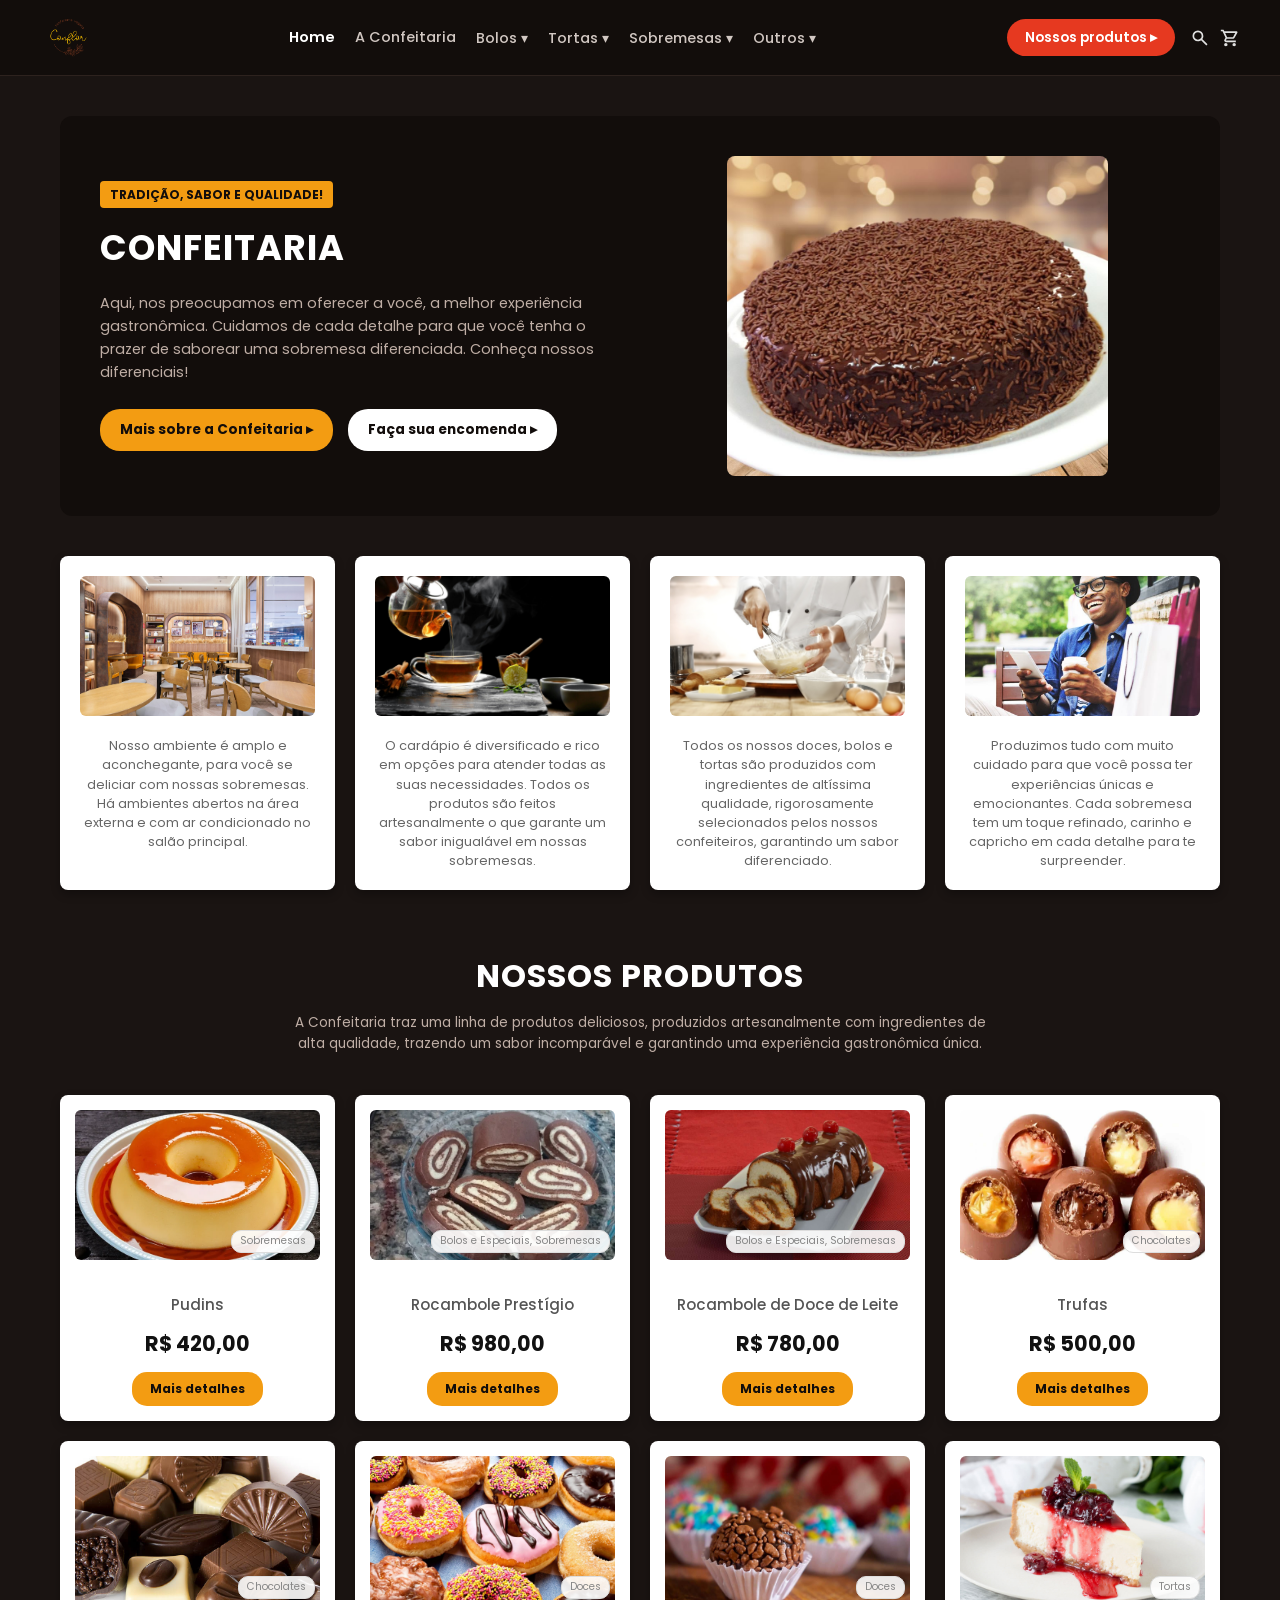
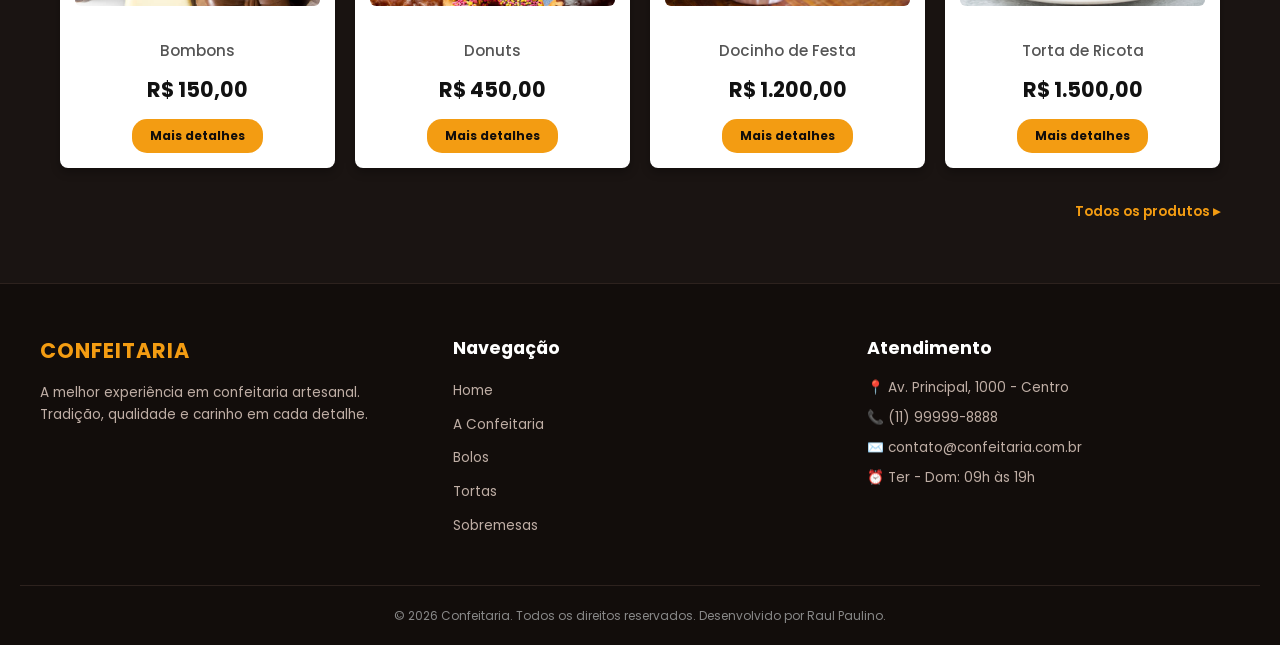
<file: index.html>
<!DOCTYPE html>
<html lang="pt-BR">
<head>
    <meta charset="UTF-8">
    <meta name="viewport" content="width=device-width, initial-scale=1.0">
    <title>Confeitaria</title>
    
    <!-- Google Fonts: Poppins -->
    <link rel="preconnect" href="https://fonts.googleapis.com">
    <link rel="preconnect" href="https://fonts.gstatic.com" crossorigin>
    <link href="https://fonts.googleapis.com/css2?family=Poppins:wght@400;500;600;700&display=swap" rel="stylesheet">
    
    <!-- Folha de Estilos CSS -->
    <link rel="stylesheet" href="static/css/estilo.css">
    <!-- Ícone da Aba do Navegador (Favicon) -->
<link rel="icon" type="image/png" href="static/img/logo-header.png">
</head>
<body>

    <!-- CABEÇALHO (HEADER) -->
    <header class="header">
        <div class="nav-container">
            <div class="logo">
                <img src="static/img/logo-header.png" alt="Confeitaria">
            </div>
           <nav class="menu">
    <a href="index.html" class="active">Home</a>
    <a href="sobre.html">A Confeitaria</a>

    <!-- Dropdown 1: Bolos -->
    <div class="dropdown">
        <a href="#" class="dropdown-btn">Bolos ▾</a>
        <div class="dropdown-content">
            <a href="#">Bolos de Aniversário</a>
            <a href="#">Bolos Caseiros</a>
            <a href="#">Rocamboles</a>
        </div>
    </div>

    <!-- Dropdown 2: Tortas -->
    <div class="dropdown">
        <a href="#" class="dropdown-btn">Tortas ▾</a>
        <div class="dropdown-content">
            <a href="#">Torta de Ricota</a>
            <a href="#">Torta de Holandesa</a>
            <a href="#">Torta de Limão</a>
            <a href="#">Torta de Chocolate</a>
        </div>
    </div>

    <!-- Dropdown 3: Sobremesas -->
    <div class="dropdown">
        <a href="#" class="dropdown-btn">Sobremesas ▾</a>
        <div class="dropdown-content">
            <a href="#">Pudins</a>
            <a href="#">Mousses</a>
            <a href="#">Pavês</a>
            <a href="#">Taças Especiais</a>
        </div>
    </div>

    <!-- Dropdown 4: Outros -->
    <div class="dropdown">
        <a href="#" class="dropdown-btn">Outros ▾</a>
        <div class="dropdown-content">
            <a href="#">Trufas & Bombons</a>
            <a href="#">Donuts</a>
            <a href="#">Docinhos de Festa</a>
            <a href="#">Kits Presente</a>
        </div>
    </div>
</nav>
            <div class="header-right">
                <a href="produtos.html" class="btn-produtos">Nossos produtos ▸</a>
                <div class="icones-topo">
                    <img src="static/img/lupa.svg" alt="Pesquisar">
                    <img src="static/img/carrinho.svg" alt="Carrinho">
                </div>
            </div>
        </div>
    </header>

    <!-- SEÇÃO HERO (BANNER PRINCIPAL) -->
    <section class="hero">
        <div class="hero-content">
            <div class="hero-texto">
                <span class="badge">Tradição, sabor e qualidade!</span>
                <h1>CONFEITARIA</h1>
                <p>Aqui, nos preocupamos em oferecer a você, a melhor experiência gastronômica. Cuidamos de cada detalhe para que você tenha o prazer de saborear uma sobremesa diferenciada. Conheça nossos diferenciais!</p>
                <div class="hero-botoes">
                    <a href="sobre.html" class="btn-laranja">Mais sobre a Confeitaria ▸</a>
                    <a href="encomenda.html" class="btn-branco">Faça sua encomenda ▸</a>
                </div>
            </div>
            <div class="hero-imagem">
                <img src="static/img/banner-principal.jpg" alt="Fatia de bolo de chocolate com morango">
            </div>
        </div>
    </section>

    <!-- SEÇÃO DE CARDS DE DIFERENCIAIS (4 BLOCOS DO TOPO) -->
    <section class="diferenciais">
        <div class="cards-container">
            <div class="card-dif">
                <img src="static/img/foto-do-ambiente.jpg" alt="Ambiente">
                <p>Nosso ambiente é amplo e aconchegante, para você se deliciar com nossas sobremesas. Há ambientes abertos na área externa e com ar condicionado no salão principal.</p>
            </div>
            <div class="card-dif">
                <img src="static/img/pessoa-servindo.jpg" alt="Atendimento">
                <p>O cardápio é diversificado e rico em opções para atender todas as suas necessidades. Todos os produtos são feitos artesanalmente o que garante um sabor inigualável em nossas sobremesas.</p>
            </div>
            <div class="card-dif">
                <img src="static/img/mãos-preparando-doces.jpg" alt="Produção artesanal">
                <p>Todos os nossos doces, bolos e tortas são produzidos com ingredientes de altíssima qualidade, rigorosamente selecionados pelos nossos confeiteiros, garantindo um sabor diferenciado.</p>
            </div>
            <div class="card-dif">
                <img src="static/img/cliente-sorrindo.jpg" alt="Experiência única">
                <p>Produzimos tudo com muito cuidado para que você possa ter experiências únicas e emocionantes. Cada sobremesa tem um toque refinado, carinho e capricho em cada detalhe para te surpreender.</p>
            </div>
        </div>
    </section>

    <!-- SEÇÃO DE PRODUTOS -->
    <section class="produtos-section">
        <h2>NOSSOS PRODUTOS</h2>
        <p class="subtitulo-produtos">A Confeitaria traz uma linha de produtos deliciosos, produzidos artesanalmente com ingredientes de alta qualidade, trazendo um sabor incomparável e garantindo uma experiência gastronômica única.</p>

        <div class="grid-produtos">
            <!-- Produto 1 -->
            <div class="produto-card">
                <img src="static/img/pudim.jpg" alt="Pudim">
                <span class="tag-categoria">Sobremesas</span>
                <h3>Pudins</h3>
                <div class="preco">R$ 420,00</div>
                <button class="btn-detalhes">Mais detalhes</button>
            </div>

            <!-- Produto 2 -->
            <div class="produto-card">
                <img src="static/img/rocambole-1.jpg" alt="Rocambole Prestígio">
                <span class="tag-categoria">Bolos e Especiais, Sobremesas</span>
                <h3>Rocambole Prestígio</h3>
                <div class="preco">R$ 980,00</div>
                <button class="btn-detalhes">Mais detalhes</button>
            </div>

            <!-- Produto 3 -->
            <div class="produto-card">
                <img src="static/img/rocambole-2.jpg" alt="Rocambole de Doce de Leite">
                <span class="tag-categoria">Bolos e Especiais, Sobremesas</span>
                <h3>Rocambole de Doce de Leite</h3>
                <div class="preco">R$ 780,00</div>
                <button class="btn-detalhes">Mais detalhes</button>
            </div>

            <!-- Produto 4 -->
            <div class="produto-card">
                <img src="static/img/trufas.jpg" alt="Trufas">
                <span class="tag-categoria">Chocolates</span>
                <h3>Trufas</h3>
                <div class="preco">R$ 500,00</div>
                <button class="btn-detalhes">Mais detalhes</button>
            </div>

            <!-- Produto 5 -->
            <div class="produto-card">
                <img src="static/img/bombons.jpg" alt="Bombons">
                <span class="tag-categoria">Chocolates</span>
                <h3>Bombons</h3>
                <div class="preco">R$ 150,00</div>
                <button class="btn-detalhes">Mais detalhes</button>
            </div>

            <!-- Produto 6 -->
            <div class="produto-card">
                <img src="static/img/donuts.jpg" alt="Donuts">
                <span class="tag-categoria">Doces</span>
                <h3>Donuts</h3>
                <div class="preco">R$ 450,00</div>
                <button class="btn-detalhes">Mais detalhes</button>
            </div>

            <!-- Produto 7 -->
            <div class="produto-card">
                <img src="static/img/doces.jpg" alt="Docinho de Festa">
                <span class="tag-categoria">Doces</span>
                <h3>Docinho de Festa</h3>
                <div class="preco">R$ 1.200,00</div>
                <button class="btn-detalhes">Mais detalhes</button>
            </div>

            <!-- Produto 8 -->
            <div class="produto-card">
                <img src="static/img/torta-de-ricota.jpg" alt="Torta de Ricota">
                <span class="tag-categoria">Tortas</span>
                <h3>Torta de Ricota</h3>
                <div class="preco">R$ 1.500,00</div>
                <button class="btn-detalhes">Mais detalhes</button>
            </div>
        </div>

        <div class="footer-produtos">
            <a href="produtos.html" class="link-todos">Todos os produtos ▸</a>
        </div>
    </section>
    
    <!-- RODAPÉ (FOOTER) -->
    <footer class="footer">
        <div class="footer-container">
            <div class="footer-col">
                <h3>CONFEITARIA</h3>
                <p>A melhor experiência em confeitaria artesanal. Tradição, qualidade e carinho em cada detalhe.</p>
            </div>
            <div class="footer-col">
                <h4>Navegação</h4>
                <ul>
                    <li><a href="#">Home</a></li>
                    <li><a href="#">A Confeitaria</a></li>
                    <li><a href="#">Bolos</a></li>
                    <li><a href="#">Tortas</a></li>
                    <li><a href="#">Sobremesas</a></li>
                </ul>
            </div>
            <div class="footer-col">
                <h4>Atendimento</h4>
                <p>📍 Av. Principal, 1000 - Centro</p>
                <p>📞 (11) 99999-8888</p>
                <p>✉️ contato@confeitaria.com.br</p>
                <p>⏰ Ter - Dom: 09h às 19h</p>
            </div>
        </div>
        <div class="footer-bottom">
            <p>&copy; 2026 Confeitaria. Todos os direitos reservados. Desenvolvido por Raul Paulino.</p>
        </div>
    </footer>

    <script src="static/js/script.js"></script>
</body>
</html>
</file>
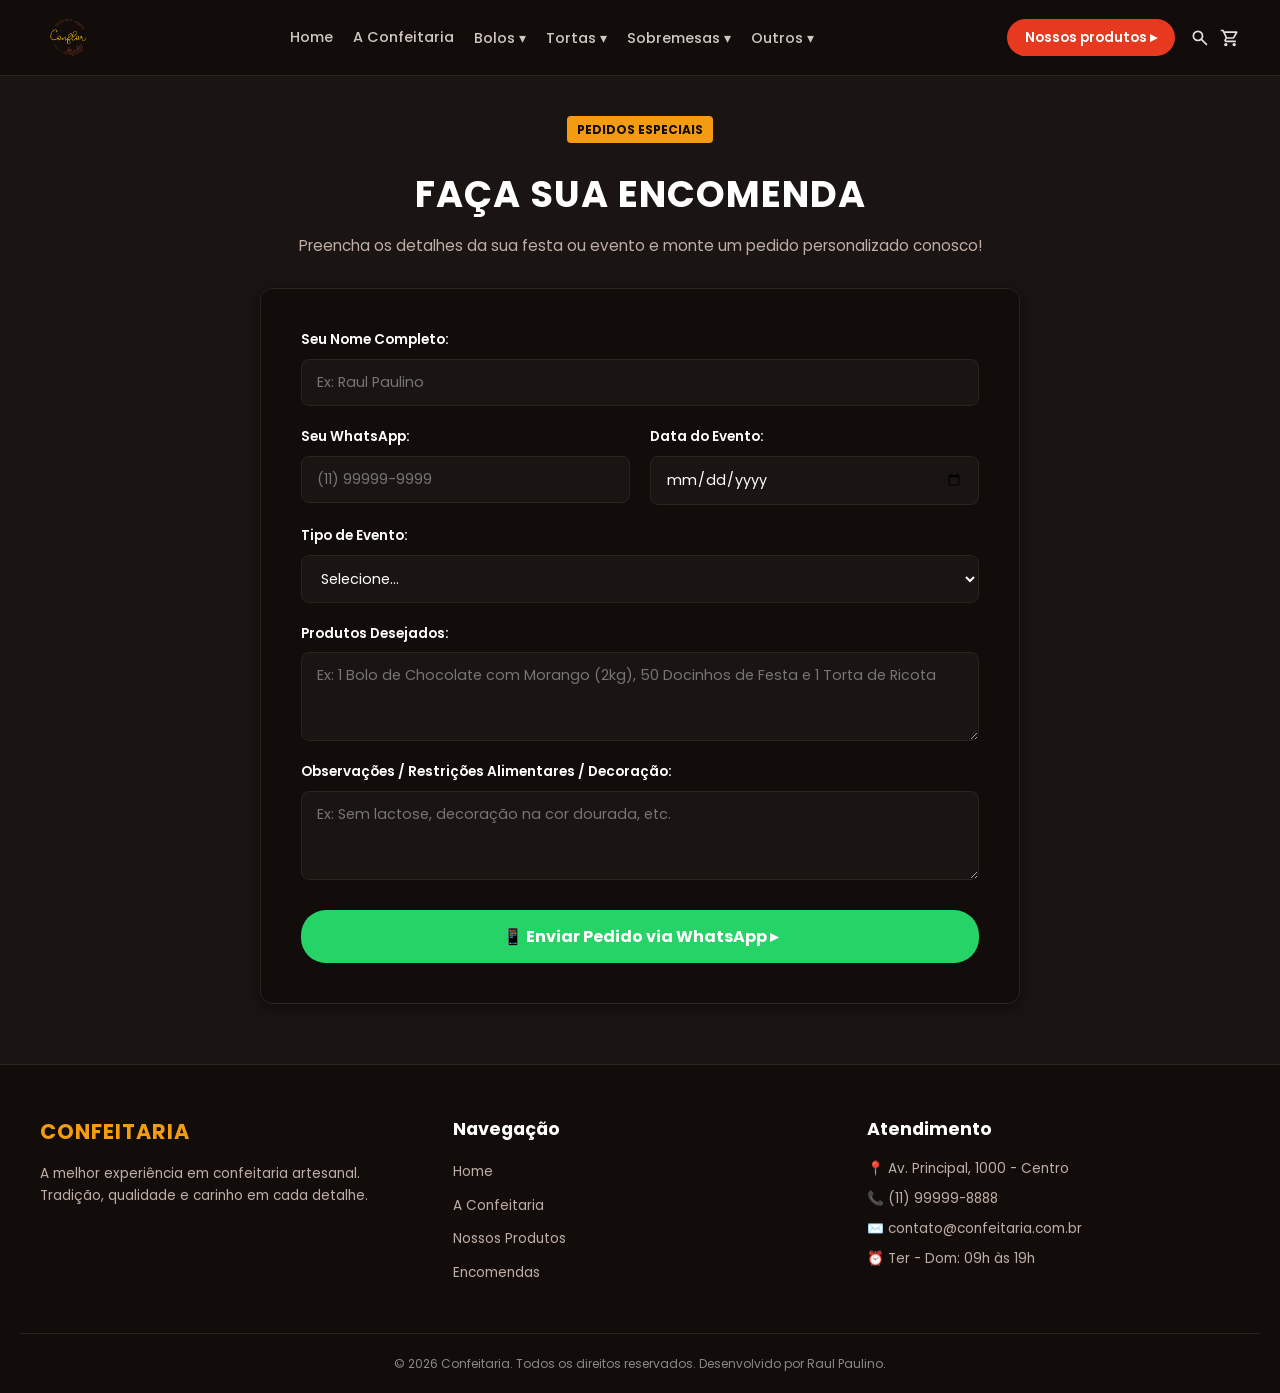
<file: encomenda.html>
<!DOCTYPE html>
<html lang="pt-BR">
<head>
    <meta charset="UTF-8">
    <meta name="viewport" content="width=device-width, initial-scale=1.0">
    <title>Faça sua Encomenda</title>
    
    <!-- Ícone da Aba (Favicon) -->
    <link rel="icon" type="image/png" href="static/img/logo-header.png">

    <!-- Google Fonts: Poppins -->
    <link rel="preconnect" href="https://fonts.googleapis.com">
    <link rel="preconnect" href="https://fonts.gstatic.com" crossorigin>
    <link href="https://fonts.googleapis.com/css2?family=Poppins:wght@400;500;600;700&display=swap" rel="stylesheet">
    
    <!-- Folha de Estilos CSS -->
    <link rel="stylesheet" href="static/css/estilo.css">
</head>
<body>

    <!-- CABEÇALHO (HEADER) -->
    <header class="header">
        <div class="nav-container">
            <div class="logo">
                <a href="index.html"><img src="static/img/logo-header.png" alt="Confeitaria"></a>
            </div>
            <nav class="menu">
                <a href="index.html">Home</a>
                <a href="sobre.html">A Confeitaria</a>

                <div class="dropdown">
                    <a href="#" class="dropdown-btn">Bolos ▾</a>
                    <div class="dropdown-content">
                        <a href="produtos.html">Bolos de Aniversário</a>
                        <a href="produtos.html">Bolos Caseiros</a>
                        <a href="produtos.html">Rocamboles</a>
                    </div>
                </div>

                <div class="dropdown">
                    <a href="#" class="dropdown-btn">Tortas ▾</a>
                    <div class="dropdown-content">
                        <a href="produtos.html">Torta de Ricota</a>
                        <a href="produtos.html">Torta Holandesa</a>
                        <a href="produtos.html">Torta de Limão</a>
                    </div>
                </div>

                <div class="dropdown">
                    <a href="#" class="dropdown-btn">Sobremesas ▾</a>
                    <div class="dropdown-content">
                        <a href="produtos.html">Pudins</a>
                        <a href="produtos.html">Mousses</a>
                        <a href="produtos.html">Pavês</a>
                    </div>
                </div>

                <div class="dropdown">
                    <a href="#" class="dropdown-btn">Outros ▾</a>
                    <div class="dropdown-content">
                        <a href="produtos.html">Trufas & Bombons</a>
                        <a href="produtos.html">Donuts</a>
                        <a href="produtos.html">Docinhos de Festa</a>
                    </div>
                </div>
            </nav>
            <div class="header-right">
                <a href="produtos.html" class="btn-produtos">Nossos produtos ▸</a>
                <div class="icones-topo">
                    <img src="static/img/lupa.svg" alt="Pesquisar">
                    <img src="static/img/carrinho.svg" alt="Carrinho">
                </div>
            </div>
        </div>
    </header>

    <!-- PÁGINA DE ENCOMENDAS -->
    <main class="encomenda-container">
        <section class="encomenda-header">
            <span class="badge">Pedidos Especiais</span>
            <h1>FAÇA SUA ENCOMENDA</h1>
            <p>Preencha os detalhes da sua festa ou evento e monte um pedido personalizado conosco!</p>
        </section>

        <section class="encomenda-form-wrapper">
            <form id="form-encomenda" class="form-encomenda">
                <div class="form-group">
                    <label for="nome">Seu Nome Completo:</label>
                    <input type="text" id="nome" placeholder="Ex: Raul Paulino" required>
                </div>

                <div class="form-row">
                    <div class="form-group">
                        <label for="whatsapp">Seu WhatsApp:</label>
                        <input type="tel" id="whatsapp" placeholder="(11) 99999-9999" required>
                    </div>
                    <div class="form-group">
                        <label for="data">Data do Evento:</label>
                        <input type="date" id="data" required>
                    </div>
                </div>

                <div class="form-group">
                    <label for="tipo-evento">Tipo de Evento:</label>
                    <select id="tipo-evento" required>
                        <option value="">Selecione...</option>
                        <option value="Aniversário">Aniversário</option>
                        <option value="Casamento">Casamento / Noivado</option>
                        <option value="Corporativo">Evento Corporativo</option>
                        <option value="Reunião Familiar">Reunião / Café em Família</option>
                        <option value="Outro">Outro</option>
                    </select>
                </div>

                <div class="form-group">
                    <label for="produtos">Produtos Desejados:</label>
                    <textarea id="produtos" rows="3" placeholder="Ex: 1 Bolo de Chocolate com Morango (2kg), 50 Docinhos de Festa e 1 Torta de Ricota" required></textarea>
                </div>

                <div class="form-group">
                    <label for="observacoes">Observações / Restrições Alimentares / Decoração:</label>
                    <textarea id="observacoes" rows="3" placeholder="Ex: Sem lactose, decoração na cor dourada, etc."></textarea>
                </div>

                <button type="submit" class="btn-enviar-encomenda">📱 Enviar Pedido via WhatsApp ▸</button>
            </form>
        </section>
    </main>

    <!-- RODAPÉ (FOOTER) -->
    <footer class="footer">
        <div class="footer-container">
            <div class="footer-col">
                <h3>CONFEITARIA</h3>
                <p>A melhor experiência em confeitaria artesanal. Tradição, qualidade e carinho em cada detalhe.</p>
            </div>
            <div class="footer-col">
                <h4>Navegação</h4>
                <ul>
                    <li><a href="index.html">Home</a></li>
                    <li><a href="sobre.html">A Confeitaria</a></li>
                    <li><a href="produtos.html">Nossos Produtos</a></li>
                    <li><a href="encomenda.html">Encomendas</a></li>
                </ul>
            </div>
            <div class="footer-col">
                <h4>Atendimento</h4>
                <p>📍 Av. Principal, 1000 - Centro</p>
                <p>📞 (11) 99999-8888</p>
                <p>✉️ contato@confeitaria.com.br</p>
                <p>⏰ Ter - Dom: 09h às 19h</p>
            </div>
        </div>
        <div class="footer-bottom">
            <p>&copy; 2026 Confeitaria. Todos os direitos reservados. Desenvolvido por Raul Paulino.</p>
        </div>
    </footer>

    <script src="static/js/script.js"></script>
</body>
</html>
</file>
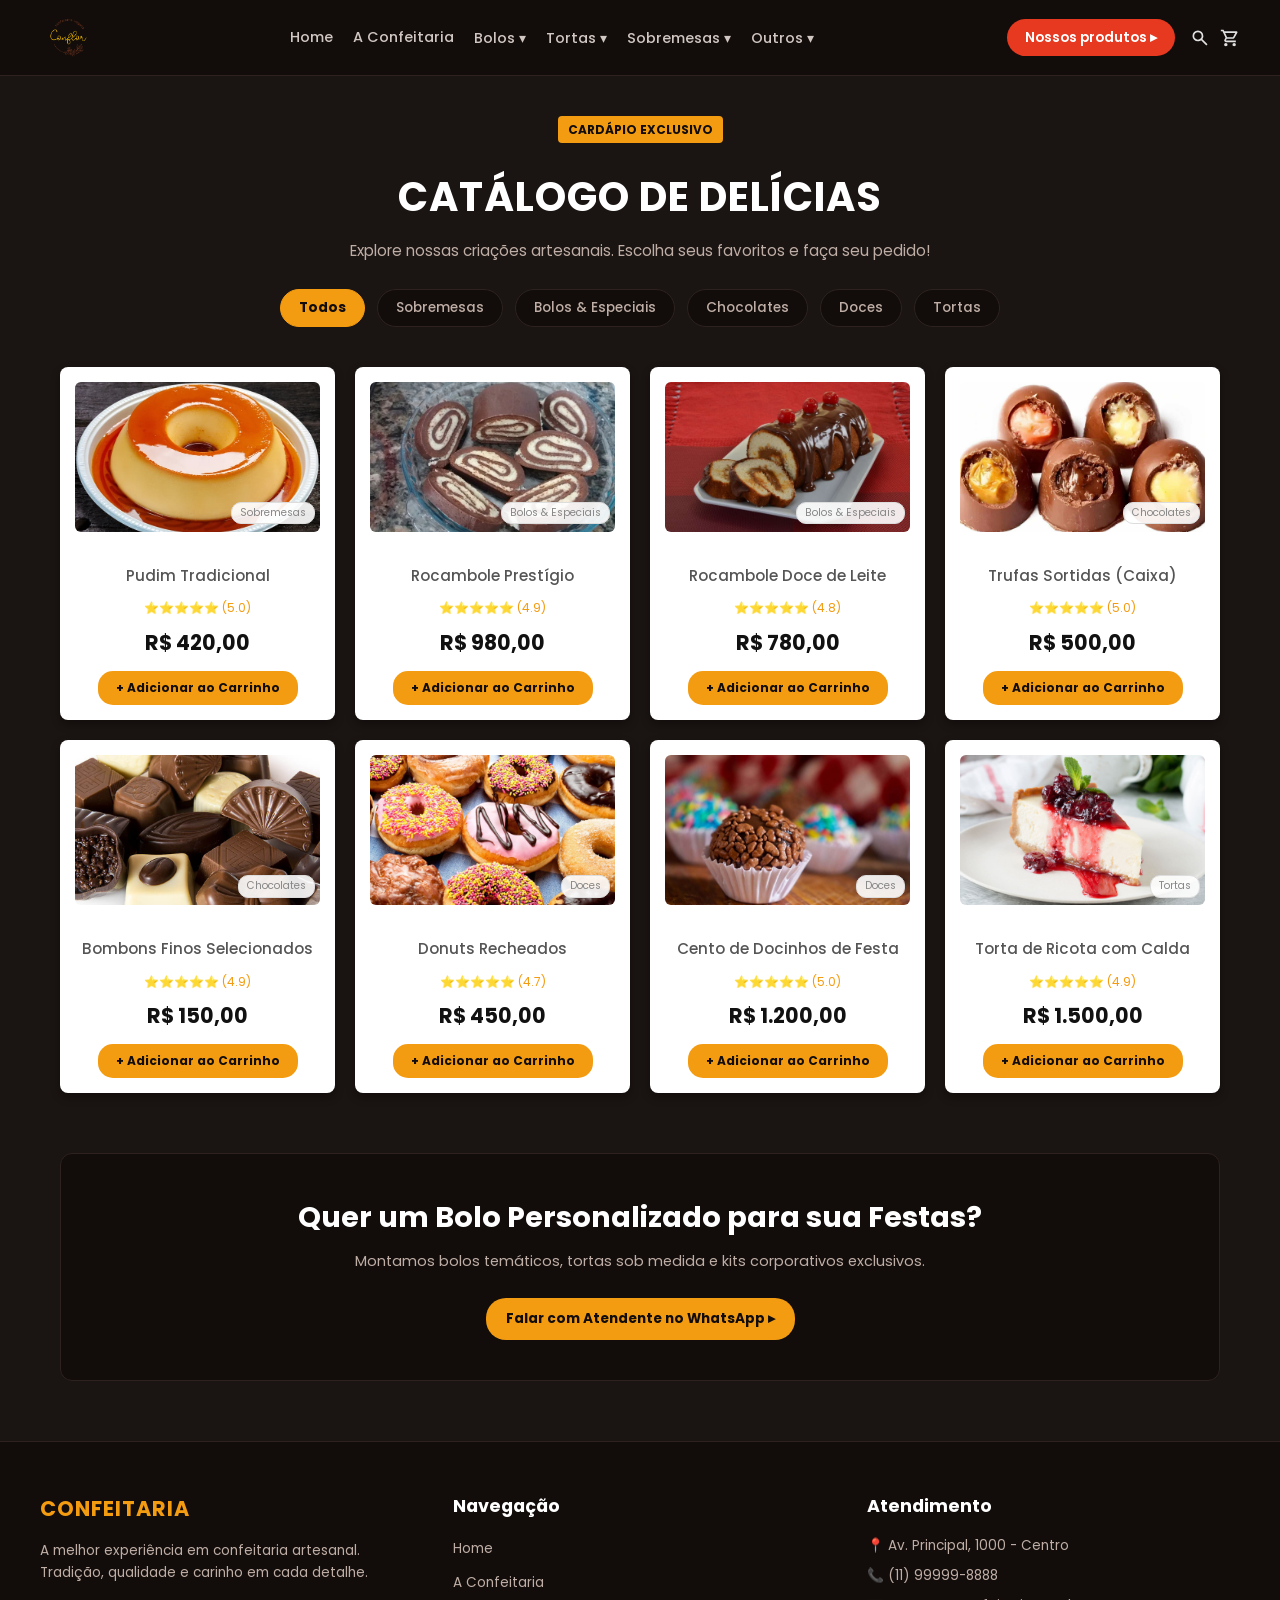
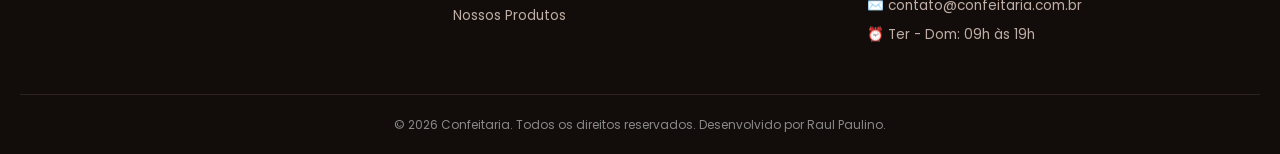
<file: produtos.html>
<!DOCTYPE html>
<html lang="pt-BR">
<head>
    <meta charset="UTF-8">
    <meta name="viewport" content="width=device-width, initial-scale=1.0">
    <title>Nossos Produtos - Confeitaria</title>
    
    <!-- Ícone da Aba (Favicon) -->
    <link rel="icon" type="image/png" href="static/img/logo-header.png">

    <!-- Google Fonts: Poppins -->
    <link rel="preconnect" href="https://fonts.googleapis.com">
    <link rel="preconnect" href="https://fonts.gstatic.com" crossorigin>
    <link href="https://fonts.googleapis.com/css2?family=Poppins:wght@400;500;600;700&display=swap" rel="stylesheet">
    
    <!-- Folha de Estilos CSS -->
    <link rel="stylesheet" href="static/css/estilo.css">
</head>
<body>

    <!-- CABEÇALHO (HEADER) -->
    <header class="header">
        <div class="nav-container">
            <div class="logo">
                <a href="index.html"><img src="static/img/logo-header.png" alt="Confeitaria"></a>
            </div>
            <nav class="menu">
                <a href="index.html">Home</a>
                <a href="sobre.html">A Confeitaria</a>

                <div class="dropdown">
                    <a href="#" class="dropdown-btn">Bolos ▾</a>
                    <div class="dropdown-content">
                        <a href="produtos.html">Bolos de Aniversário</a>
                        <a href="produtos.html">Bolos Caseiros</a>
                        <a href="produtos.html">Rocamboles</a>
                    </div>
                </div>

                <div class="dropdown">
                    <a href="#" class="dropdown-btn">Tortas ▾</a>
                    <div class="dropdown-content">
                        <a href="produtos.html">Torta de Ricota</a>
                        <a href="produtos.html">Torta Holandesa</a>
                        <a href="produtos.html">Torta de Limão</a>
                    </div>
                </div>

                <div class="dropdown">
                    <a href="#" class="dropdown-btn">Sobremesas ▾</a>
                    <div class="dropdown-content">
                        <a href="produtos.html">Pudins</a>
                        <a href="produtos.html">Mousses</a>
                        <a href="produtos.html">Pavês</a>
                    </div>
                </div>

                <div class="dropdown">
                    <a href="#" class="dropdown-btn">Outros ▾</a>
                    <div class="dropdown-content">
                        <a href="produtos.html">Trufas & Bombons</a>
                        <a href="produtos.html">Donuts</a>
                        <a href="produtos.html">Docinhos de Festa</a>
                    </div>
                </div>
            </nav>
            <div class="header-right">
                <a href="produtos.html" class="btn-produtos active-btn">Nossos produtos ▸</a>
                <div class="icones-topo">
                    <img src="static/img/lupa.svg" alt="Pesquisar">
                    <img src="static/img/carrinho.svg" alt="Carrinho">
                </div>
            </div>
        </div>
    </header>

    <!-- PÁGINA CATÁLOGO -->
    <main class="catalogo-container">
        <section class="catalogo-header">
            <span class="badge">Cardápio Exclusivo</span>
            <h1>CATÁLOGO DE DELÍCIAS</h1>
            <p>Explore nossas criações artesanais. Escolha seus favoritos e faça seu pedido!</p>

            <!-- Filtros de Categoria -->
            <div class="filtros-categorias">
                <button class="btn-filtro active">Todos</button>
                <button class="btn-filtro">Sobremesas</button>
                <button class="btn-filtro">Bolos & Especiais</button>
                <button class="btn-filtro">Chocolates</button>
                <button class="btn-filtro">Doces</button>
                <button class="btn-filtro">Tortas</button>
            </div>
        </section>

        <!-- Grade do Catálogo Completo -->
        <section class="grid-produtos">
            <div class="produto-card">
                <img src="static/img/pudim.jpg" alt="Pudim Tradicional">
                <span class="tag-categoria">Sobremesas</span>
                <h3>Pudim Tradicional</h3>
                <div class="avaliacao">⭐⭐⭐⭐⭐ (5.0)</div>
                <div class="preco">R$ 420,00</div>
                <button class="btn-detalhes">+ Adicionar ao Carrinho</button>
            </div>

            <div class="produto-card">
                <img src="static/img/rocambole-1.jpg" alt="Rocambole Prestígio">
                <span class="tag-categoria">Bolos & Especiais</span>
                <h3>Rocambole Prestígio</h3>
                <div class="avaliacao">⭐⭐⭐⭐⭐ (4.9)</div>
                <div class="preco">R$ 980,00</div>
                <button class="btn-detalhes">+ Adicionar ao Carrinho</button>
            </div>

            <div class="produto-card">
                <img src="static/img/rocambole-2.jpg" alt="Rocambole Doce de Leite">
                <span class="tag-categoria">Bolos & Especiais</span>
                <h3>Rocambole Doce de Leite</h3>
                <div class="avaliacao">⭐⭐⭐⭐⭐ (4.8)</div>
                <div class="preco">R$ 780,00</div>
                <button class="btn-detalhes">+ Adicionar ao Carrinho</button>
            </div>

            <div class="produto-card">
                <img src="static/img/trufas.jpg" alt="Trufas Sortidas">
                <span class="tag-categoria">Chocolates</span>
                <h3>Trufas Sortidas (Caixa)</h3>
                <div class="avaliacao">⭐⭐⭐⭐⭐ (5.0)</div>
                <div class="preco">R$ 500,00</div>
                <button class="btn-detalhes">+ Adicionar ao Carrinho</button>
            </div>

            <div class="produto-card">
                <img src="static/img/bombons.jpg" alt="Bombons Finos">
                <span class="tag-categoria">Chocolates</span>
                <h3>Bombons Finos Selecionados</h3>
                <div class="avaliacao">⭐⭐⭐⭐⭐ (4.9)</div>
                <div class="preco">R$ 150,00</div>
                <button class="btn-detalhes">+ Adicionar ao Carrinho</button>
            </div>

            <div class="produto-card">
                <img src="static/img/donuts.jpg" alt="Donuts Especiais">
                <span class="tag-categoria">Doces</span>
                <h3>Donuts Recheados</h3>
                <div class="avaliacao">⭐⭐⭐⭐⭐ (4.7)</div>
                <div class="preco">R$ 450,00</div>
                <button class="btn-detalhes">+ Adicionar ao Carrinho</button>
            </div>

            <div class="produto-card">
                <img src="static/img/doces.jpg" alt="Docinhos de Festa">
                <span class="tag-categoria">Doces</span>
                <h3>Cento de Docinhos de Festa</h3>
                <div class="avaliacao">⭐⭐⭐⭐⭐ (5.0)</div>
                <div class="preco">R$ 1.200,00</div>
                <button class="btn-detalhes">+ Adicionar ao Carrinho</button>
            </div>

            <div class="produto-card">
                <img src="static/img/torta-de-ricota.jpg" alt="Torta de Ricota">
                <span class="tag-categoria">Tortas</span>
                <h3>Torta de Ricota com Calda</h3>
                <div class="avaliacao">⭐⭐⭐⭐⭐ (4.9)</div>
                <div class="preco">R$ 1.500,00</div>
                <button class="btn-detalhes">+ Adicionar ao Carrinho</button>
            </div>
        </section>

        <!-- Banner de Encomenda Personalizada -->
        <section class="banner-encomenda">
            <div class="encomenda-texto">
                <h2>Quer um Bolo Personalizado para sua Festas?</h2>
                <p>Montamos bolos temáticos, tortas sob medida e kits corporativos exclusivos.</p>
                <a href="#" class="btn-laranja btn-whatsapp">Falar com Atendente no WhatsApp ▸</a>
            </div>
        </section>
    </main>

    <!-- RODAPÉ (FOOTER) -->
    <footer class="footer">
        <div class="footer-container">
            <div class="footer-col">
                <h3>CONFEITARIA</h3>
                <p>A melhor experiência em confeitaria artesanal. Tradição, qualidade e carinho em cada detalhe.</p>
            </div>
            <div class="footer-col">
                <h4>Navegação</h4>
                <ul>
                    <li><a href="index.html">Home</a></li>
                    <li><a href="sobre.html">A Confeitaria</a></li>
                    <li><a href="produtos.html">Nossos Produtos</a></li>
                </ul>
            </div>
            <div class="footer-col">
                <h4>Atendimento</h4>
                <p>📍 Av. Principal, 1000 - Centro</p>
                <p>📞 (11) 99999-8888</p>
                <p>✉️ contato@confeitaria.com.br</p>
                <p>⏰ Ter - Dom: 09h às 19h</p>
            </div>
        </div>
        <div class="footer-bottom">
            <p>&copy; 2026 Confeitaria. Todos os direitos reservados. Desenvolvido por Raul Paulino.</p>
        </div>
    </footer>

    <script src="static/js/script.js"></script>
</body>
</html>
</file>
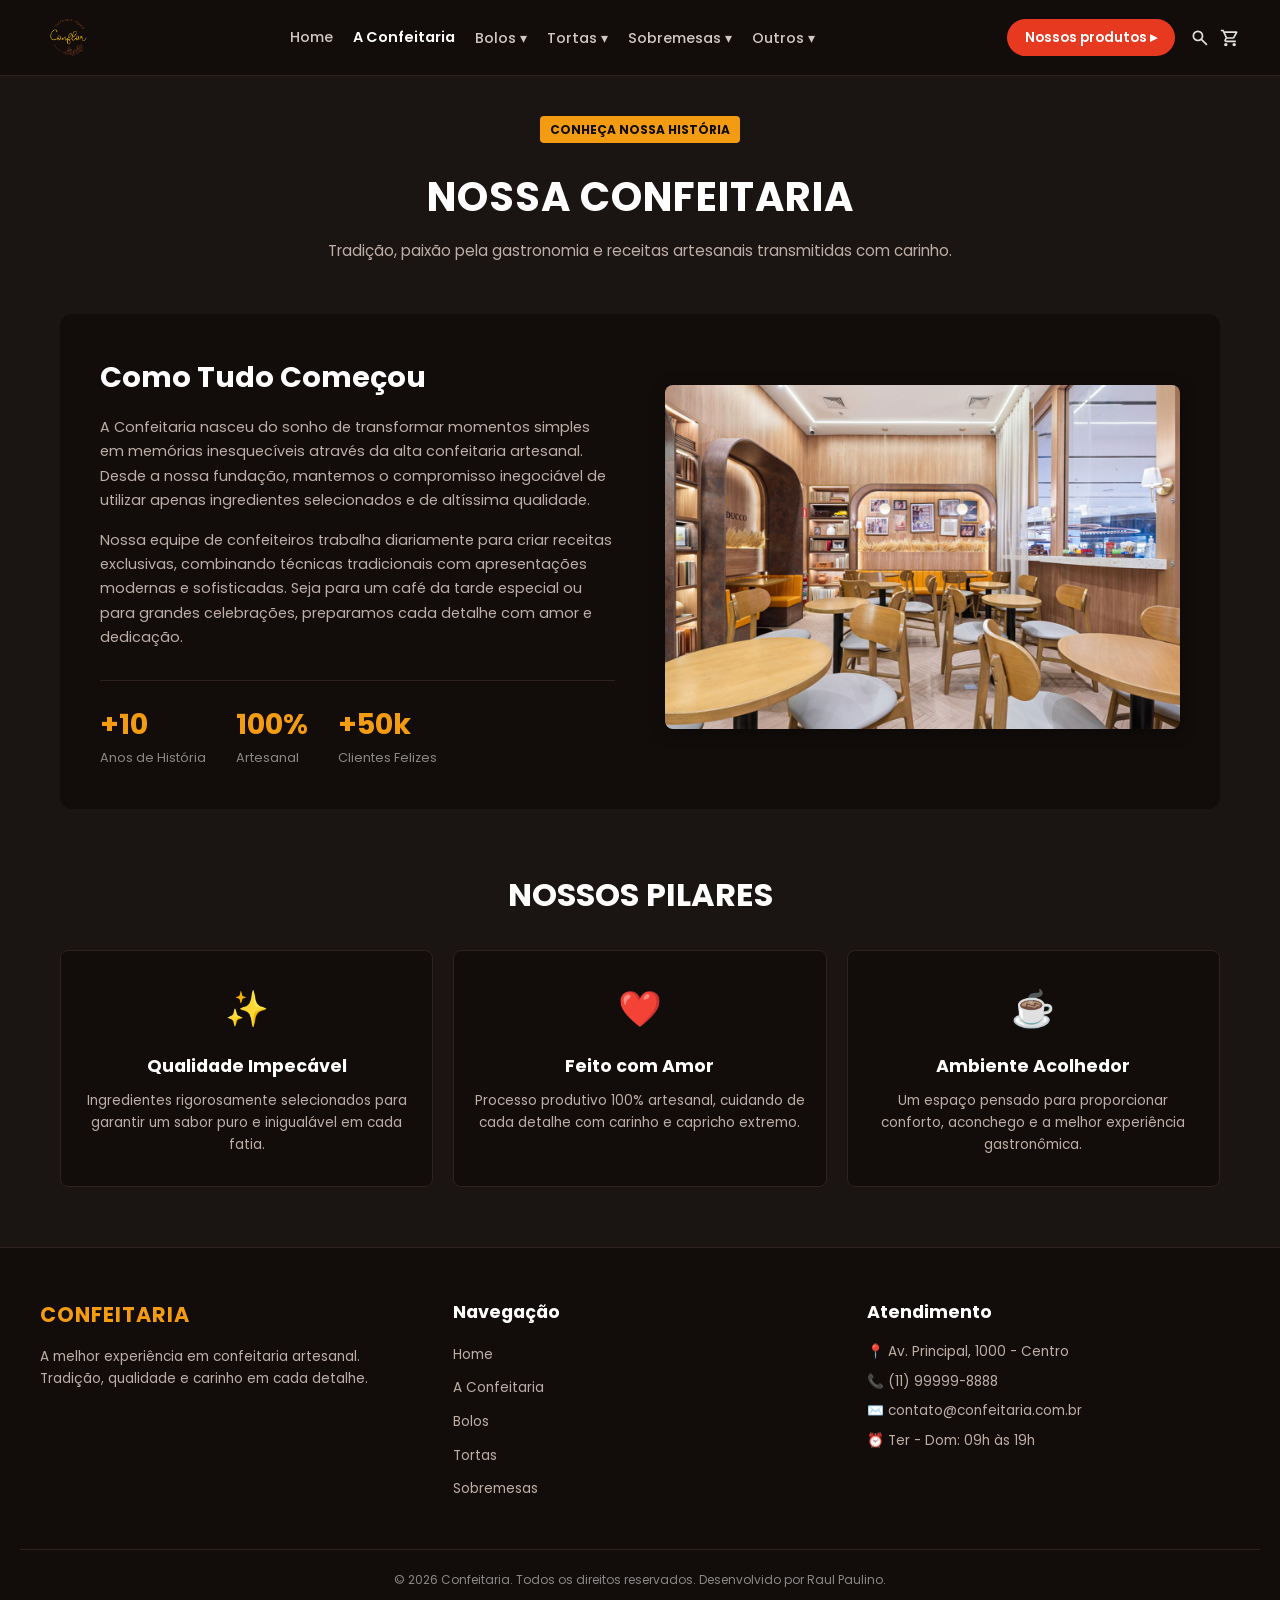
<file: sobre.html>
<!DOCTYPE html>
<html lang="pt-BR">
<head>
    <meta charset="UTF-8">
    <meta name="viewport" content="width=device-width, initial-scale=1.0">
    <title>Sobre - Confeitaria</title>
    
    <!-- Ícone da Aba (Favicon) -->
    <link rel="icon" type="image/png" href="static/img/logo-header.png">

    <!-- Google Fonts: Poppins -->
    <link rel="preconnect" href="https://fonts.googleapis.com">
    <link rel="preconnect" href="https://fonts.gstatic.com" crossorigin>
    <link href="https://fonts.googleapis.com/css2?family=Poppins:wght@400;500;600;700&display=swap" rel="stylesheet">
    
    <!-- Folha de Estilos CSS -->
    <link rel="stylesheet" href="static/css/estilo.css">
</head>
<body>

    <!-- CABEÇALHO (HEADER) -->
    <header class="header">
        <div class="nav-container">
            <div class="logo">
                <a href="index.html"><img src="static/img/logo-header.png" alt="Confeitaria"></a>
            </div>
            <nav class="menu">
                <a href="index.html">Home</a>
                <a href="sobre.html" class="active">A Confeitaria</a>

                <div class="dropdown">
                    <a href="#" class="dropdown-btn">Bolos ▾</a>
                    <div class="dropdown-content">
                        <a href="index.html">Bolos de Aniversário</a>
                        <a href="index.html">Bolos Caseiros</a>
                        <a href="index.html">Rocamboles</a>
                    </div>
                </div>

                <div class="dropdown">
                    <a href="#" class="dropdown-btn">Tortas ▾</a>
                    <div class="dropdown-content">
                        <a href="index.html">Torta de Ricota</a>
                        <a href="index.html">Torta Holandesa</a>
                        <a href="index.html">Torta de Limão</a>
                    </div>
                </div>

                <div class="dropdown">
                    <a href="#" class="dropdown-btn">Sobremesas ▾</a>
                    <div class="dropdown-content">
                        <a href="index.html">Pudins</a>
                        <a href="index.html">Mousses</a>
                        <a href="index.html">Pavês</a>
                    </div>
                </div>

                <div class="dropdown">
                    <a href="#" class="dropdown-btn">Outros ▾</a>
                    <div class="dropdown-content">
                        <a href="index.html">Trufas & Bombons</a>
                        <a href="index.html">Donuts</a>
                        <a href="index.html">Docinhos de Festa</a>
                    </div>
                </div>
            </nav>
            <div class="header-right">
                <a href="produtos.html" class="btn-produtos">Nossos produtos ▸</a>
                <div class="icones-topo">
                    <img src="static/img/lupa.svg" alt="Pesquisar">
                    <img src="static/img/carrinho.svg" alt="Carrinho">
                </div>
            </div>
        </div>
    </header>

    <!-- SEÇÃO SOBRE NÓS -->
    <main class="sobre-container">
        <!-- Banner/Cabeçalho da Página -->
        <section class="sobre-header">
            <span class="badge">Conheça nossa história</span>
            <h1>NOSSA CONFEITARIA</h1>
            <p>Tradição, paixão pela gastronomia e receitas artesanais transmitidas com carinho.</p>
        </section>

        <!-- Bloco Principal (Texto de um lado, Imagem do outro) -->
        <section class="sobre-conteudo">
            <div class="sobre-texto">
                <h2>Como Tudo Começou</h2>
                <p>A Confeitaria nasceu do sonho de transformar momentos simples em memórias inesquecíveis através da alta confeitaria artesanal. Desde a nossa fundação, mantemos o compromisso inegociável de utilizar apenas ingredientes selecionados e de altíssima qualidade.</p>
                <p>Nossa equipe de confeiteiros trabalha diariamente para criar receitas exclusivas, combinando técnicas tradicionais com apresentações modernas e sofisticadas. Seja para um café da tarde especial ou para grandes celebrações, preparamos cada detalhe com amor e dedicação.</p>
                
                <!-- Estatísticas/Diferenciais em números -->
                <div class="sobre-stats">
                    <div class="stat-item">
                        <h3>+10</h3>
                        <p>Anos de História</p>
                    </div>
                    <div class="stat-item">
                        <h3>100%</h3>
                        <p>Artesanal</p>
                    </div>
                    <div class="stat-item">
                        <h3>+50k</h3>
                        <p>Clientes Felizes</p>
                    </div>
                </div>
            </div>

            <div class="sobre-imagem">
                <img src="static/img/foto-do-ambiente.jpg" alt="Nosso ambiente aconchegante">
            </div>
        </section>

        <!-- Bloco de Pilares/Valores -->
        <section class="pilares-section">
            <h2>NOSSOS PILARES</h2>
            <div class="pilares-grid">
                <div class="pilar-card">
                    <div class="pilar-icone">✨</div>
                    <h3>Qualidade Impecável</h3>
                    <p>Ingredientes rigorosamente selecionados para garantir um sabor puro e inigualável em cada fatia.</p>
                </div>
                <div class="pilar-card">
                    <div class="pilar-icone">❤️</div>
                    <h3>Feito com Amor</h3>
                    <p>Processo produtivo 100% artesanal, cuidando de cada detalhe com carinho e capricho extremo.</p>
                </div>
                <div class="pilar-card">
                    <div class="pilar-icone">☕</div>
                    <h3>Ambiente Acolhedor</h3>
                    <p>Um espaço pensado para proporcionar conforto, aconchego e a melhor experiência gastronômica.</p>
                </div>
            </div>
        </section>
    </main>

    <!-- RODAPÉ (FOOTER) -->
    <footer class="footer">
        <div class="footer-container">
            <div class="footer-col">
                <h3>CONFEITARIA</h3>
                <p>A melhor experiência em confeitaria artesanal. Tradição, qualidade e carinho em cada detalhe.</p>
            </div>
            <div class="footer-col">
                <h4>Navegação</h4>
                <ul>
                    <li><a href="index.html">Home</a></li>
                    <li><a href="sobre.html">A Confeitaria</a></li>
                    <li><a href="index.html">Bolos</a></li>
                    <li><a href="index.html">Tortas</a></li>
                    <li><a href="index.html">Sobremesas</a></li>
                </ul>
            </div>
            <div class="footer-col">
                <h4>Atendimento</h4>
                <p>📍 Av. Principal, 1000 - Centro</p>
                <p>📞 (11) 99999-8888</p>
                <p>✉️ contato@confeitaria.com.br</p>
                <p>⏰ Ter - Dom: 09h às 19h</p>
            </div>
        </div>
        <div class="footer-bottom">
            <p>&copy; 2026 Confeitaria. Todos os direitos reservados. Desenvolvido por Raul Paulino.</p>
        </div>
    </footer>

    <script src="static/js/script.js"></script>
</body>
</html>
</file>
<file: static/css/estilo.css>
/* ===============================================
   1. RESET E CONFIGURAÇÕES GERAIS
   =============================================== */
* {
    margin: 0;
    padding: 0;
    box-sizing: border-box;
    font-family: 'Poppins', sans-serif;
}

body {
    background-color: #1a1412; /* Fundo escuro tom de café/chocolate */
    color: #ffffff;
    line-height: 1.6;
}

a {
    text-decoration: none;
    color: inherit;
}

/* ===============================================
   2. CABEÇALHO (HEADER)
   =============================================== */
.header {
    background-color: #120d0b;
    padding: 15px 40px;
    border-bottom: 1px solid #2d221e;
    position: sticky;
    top: 0;
    z-index: 1000;
}

.nav-container {
    max-width: 1200px;
    margin: 0 auto;
    display: flex;
    justify-content: space-between;
    align-items: center;
}

.logo img {
    height: 45px;
    display: block;
}

.menu {
    display: flex;
    gap: 20px;
}

.menu a {
    color: #d1c7c2;
    font-size: 0.9rem;
    font-weight: 500;
    transition: color 0.3s ease;
}

.menu a:hover,
.menu a.active {
    color: #ffffff;
    font-weight: 600;
}

.header-right {
    display: flex;
    align-items: center;
    gap: 15px;
}

.btn-produtos {
    background-color: #e63920; /* Botão vermelho/laranja de destaque no topo */
    color: #ffffff;
    padding: 8px 18px;
    border-radius: 20px;
    font-size: 0.85rem;
    font-weight: 600;
    transition: transform 0.2s, background-color 0.3s;
}

.btn-produtos:hover {
    background-color: #cc2d17;
    transform: translateY(-2px);
}

.icones-topo {
    display: flex;
    align-items: center;
    gap: 10px;
}

.icones-topo img {
    width: 20px;
    height: 20px;
    cursor: pointer;
    filter: invert(1); /* Deixa ícones brancos caso sejam pretos */
}

/* Configuração do Menu Suspenso (Dropdown) */
.dropdown {
    position: relative;
    display: inline-block;
}

.dropdown-content {
    display: none;
    position: absolute;
    background-color: #120d0b;
    min-width: 180px;
    box-shadow: 0px 8px 16px rgba(0,0,0,0.5);
    border-radius: 8px;
    padding: 10px 0;
    z-index: 1000;
    border: 1px solid #2d221e;
}

.dropdown-content a {
    color: #bfaea5;
    padding: 8px 16px;
    display: block;
    font-size: 0.85rem;
}

.dropdown-content a:hover {
    background-color: #1a1412;
    color: #f39c12;
}

/* Mostra o menu ao passar o rato (hover) */
.dropdown:hover .dropdown-content {
    display: block;
}

.menu {
    display: flex;
    align-items: center;
    gap: 20px;
}

/* Garante que os links dos botões do dropdown fiquem bonitos */
.dropdown-btn {
    color: #d1c7c2;
    font-size: 0.9rem;
    font-weight: 500;
    transition: color 0.3s ease;
    cursor: pointer;
}

.dropdown:hover .dropdown-btn {
    color: #ffffff;
    font-weight: 600;
}

/* ===============================================
   3. SEÇÃO HERO (BANNER PRINCIPAL)
   =============================================== */
.hero {
    max-width: 1200px;
    margin: 40px auto;
    padding: 0 20px;
}

.hero-content {
    background-color: #120d0b;
    border-radius: 12px;
    display: flex;
    align-items: center;
    overflow: hidden;
    padding: 40px;
    gap: 30px;
}

.hero-texto {
    flex: 1;
}

.badge {
    background-color: #f39c12;
    color: #120d0b;
    font-size: 0.75rem;
    font-weight: 700;
    padding: 4px 10px;
    border-radius: 4px;
    text-transform: uppercase;
    display: inline-block;
    margin-bottom: 12px;
}

.hero-texto h1 {
    font-size: 2.2rem;
    font-weight: 700;
    letter-spacing: 1px;
    margin-bottom: 15px;
    color: #ffffff;
}

.hero-texto p {
    color: #bfaea5;
    font-size: 0.9rem;
    margin-bottom: 25px;
}

.hero-botoes {
    display: flex;
    gap: 15px;
    flex-wrap: wrap;
}

.btn-laranja {
    background-color: #f39c12;
    color: #120d0b;
    font-size: 0.85rem;
    font-weight: 700;
    padding: 10px 20px;
    border-radius: 20px;
    transition: background-color 0.3s;
}

.btn-laranja:hover {
    background-color: #d6870a;
}

.btn-branco {
    background-color: #ffffff;
    color: #120d0b;
    font-size: 0.85rem;
    font-weight: 700;
    padding: 10px 20px;
    border-radius: 20px;
    transition: background-color 0.3s;
}

.btn-branco:hover {
    background-color: #e2e2e2;
}

.hero-imagem {
    flex: 1;
    display: flex;
    justify-content: center;
}

.hero-imagem img {
    max-width: 100%;
    border-radius: 8px;
    object-fit: cover;
    max-height: 320px;
}

/* ===============================================
   4. CARDS DIFERENCIAIS (4 BLOCOS)
   =============================================== */
.diferenciais {
    max-width: 1200px;
    margin: 40px auto;
    padding: 0 20px;
}

.cards-container {
    display: grid;
    grid-template-columns: repeat(auto-fit, minmax(240px, 1fr));
    gap: 20px;
}

.card-dif {
    background-color: #ffffff;
    color: #666666;
    border-radius: 8px;
    padding: 20px;
    text-align: center;
    font-size: 0.8rem;
    line-height: 1.5;
    box-shadow: 0 4px 10px rgba(0, 0, 0, 0.3);
}

.card-dif img {
    width: 100%;
    height: 140px;
    object-fit: cover;
    border-radius: 6px;
    margin-bottom: 15px;
}

/* ===============================================
   5. SEÇÃO DE PRODUTOS
   =============================================== */
.produtos-section {
    max-width: 1200px;
    margin: 60px auto 40px;
    padding: 0 20px;
    text-align: center;
}

.produtos-section h2 {
    font-size: 2rem;
    font-weight: 700;
    letter-spacing: 1px;
    margin-bottom: 10px;
}

.subtitulo-produtos {
    max-width: 700px;
    margin: 0 auto 40px;
    color: #bfaea5;
    font-size: 0.85rem;
}

.grid-produtos {
    display: grid;
    grid-template-columns: repeat(auto-fit, minmax(240px, 1fr));
    gap: 20px;
}

.produto-card {
    background-color: #ffffff;
    color: #333333;
    border-radius: 8px;
    padding: 15px;
    text-align: center;
    position: relative;
    box-shadow: 0 4px 10px rgba(0, 0, 0, 0.3);
    transition: transform 0.3s ease;
}

.produto-card:hover {
    transform: translateY(-5px);
}

.produto-card img {
    width: 100%;
    height: 150px;
    object-fit: cover;
    border-radius: 6px;
    margin-bottom: 10px;
}

.tag-categoria {
    position: absolute;
    top: 135px;
    right: 20px;
    background-color: rgba(255, 255, 255, 0.9);
    color: #888888;
    font-size: 0.65rem;
    padding: 2px 8px;
    border-radius: 10px;
    border: 1px solid #ddd;
}

.produto-card h3 {
    font-size: 0.95rem;
    color: #555555;
    margin: 15px 0 10px;
    font-weight: 500;
}

.preco {
    font-size: 1.3rem;
    font-weight: 700;
    color: #111111;
    margin-bottom: 12px;
}

.btn-detalhes {
    background-color: #f39c12;
    color: #120d0b;
    border: none;
    padding: 8px 18px;
    border-radius: 15px;
    font-size: 0.75rem;
    font-weight: 700;
    cursor: pointer;
    transition: background-color 0.2s;
}

.btn-detalhes:hover {
    background-color: #d6870a;
}

.footer-produtos {
    margin-top: 30px;
    text-align: right;
}

.link-todos {
    color: #f39c12;
    font-size: 0.85rem;
    font-weight: 600;
}

/* ===============================================
   6. RESPONSIVIDADE (ADAPTAÇÃO PARA CELULARES)
   =============================================== */
@media (max-width: 768px) {
    .nav-container {
        flex-direction: column;
        gap: 15px;
    }

    .hero-content {
        flex-direction: column;
        padding: 20px;
        text-align: center;
    }

    .hero-botoes {
        justify-content: center;
    }

    .menu {
        flex-wrap: wrap;
        justify-content: center;
    }
}
/* ===============================================
   7. RODAPÉ (FOOTER)
   =============================================== */
.footer {
    background-color: #120d0b;
    border-top: 1px solid #2d221e;
    padding: 50px 20px 20px;
    margin-top: 60px;
}

.footer-container {
    max-width: 1200px;
    margin: 0 auto;
    display: grid;
    grid-template-columns: repeat(auto-fit, minmax(250px, 1fr));
    gap: 40px;
    margin-bottom: 40px;
}

.footer-col h3 {
    color: #f39c12;
    font-size: 1.3rem;
    margin-bottom: 15px;
    letter-spacing: 1px;
}

.footer-col h4 {
    color: #ffffff;
    font-size: 1.1rem;
    margin-bottom: 15px;
}

.footer-col p {
    color: #bfaea5;
    font-size: 0.85rem;
    margin-bottom: 8px;
}

.footer-col ul {
    list-style: none;
}

.footer-col ul li {
    margin-bottom: 8px;
}

.footer-col ul li a {
    color: #bfaea5;
    font-size: 0.85rem;
    transition: color 0.3s;
}

.footer-col ul li a:hover {
    color: #f39c12;
}

.footer-bottom {
    text-align: center;
    border-top: 1px solid #2d221e;
    padding-top: 20px;
    color: #888888;
    font-size: 0.75rem;
}

/* ===============================================
   8. PÁGINA SOBRE NÓS (SOBRE.HTML)
   =============================================== */
.sobre-container {
    max-width: 1200px;
    margin: 40px auto;
    padding: 0 20px;
}

.sobre-header {
    text-align: center;
    margin-bottom: 50px;
}

.sobre-header h1 {
    font-size: 2.5rem;
    font-weight: 700;
    margin: 10px 0;
    letter-spacing: 1px;
}

.sobre-header p {
    color: #bfaea5;
    font-size: 0.95rem;
}

.sobre-conteudo {
    display: flex;
    align-items: center;
    gap: 50px;
    background-color: #120d0b;
    padding: 40px;
    border-radius: 12px;
    margin-bottom: 60px;
}

.sobre-texto {
    flex: 1;
}

.sobre-texto h2 {
    font-size: 1.8rem;
    color: #ffffff;
    margin-bottom: 15px;
}

.sobre-texto p {
    color: #bfaea5;
    font-size: 0.9rem;
    margin-bottom: 15px;
    line-height: 1.7;
}

.sobre-stats {
    display: flex;
    gap: 30px;
    margin-top: 30px;
    padding-top: 20px;
    border-top: 1px solid #2d221e;
}

.stat-item h3 {
    color: #f39c12;
    font-size: 1.8rem;
    font-weight: 700;
}

.stat-item p {
    color: #888888;
    font-size: 0.8rem;
    margin-bottom: 0;
}

.sobre-imagem {
    flex: 1;
}

.sobre-imagem img {
    width: 100%;
    border-radius: 8px;
    object-fit: cover;
    box-shadow: 0 4px 15px rgba(0, 0, 0, 0.4);
}

/* Pilares / Valores */
.pilares-section {
    text-align: center;
    margin-bottom: 40px;
}

.pilares-section h2 {
    font-size: 2rem;
    margin-bottom: 30px;
}

.pilares-grid {
    display: grid;
    grid-template-columns: repeat(auto-fit, minmax(280px, 1fr));
    gap: 20px;
}

.pilar-card {
    background-color: #120d0b;
    padding: 30px 20px;
    border-radius: 8px;
    border: 1px solid #2d221e;
    transition: transform 0.3s;
}

.pilar-card:hover {
    transform: translateY(-5px);
    border-color: #f39c12;
}

.pilar-icone {
    font-size: 2.2rem;
    margin-bottom: 15px;
}

.pilar-card h3 {
    color: #ffffff;
    font-size: 1.1rem;
    margin-bottom: 10px;
}

.pilar-card p {
    color: #bfaea5;
    font-size: 0.85rem;
}

/* Ajuste Responsivo para Celulares */
@media (max-width: 768px) {
    .sobre-conteudo {
        flex-direction: column;
        padding: 20px;
        text-align: center;
    }

    .sobre-stats {
        justify-content: center;
    }
}

/* ===============================================
   9. PÁGINA CATÁLOGO (PRODUTOS.HTML)
   =============================================== */
.catalogo-container {
    max-width: 1200px;
    margin: 40px auto;
    padding: 0 20px;
}

.catalogo-header {
    text-align: center;
    margin-bottom: 40px;
}

.catalogo-header h1 {
    font-size: 2.5rem;
    font-weight: 700;
    margin: 10px 0;
    letter-spacing: 1px;
}

.catalogo-header p {
    color: #bfaea5;
    font-size: 0.95rem;
    margin-bottom: 25px;
}

/* Filtros por categoria */
.filtros-categorias {
    display: flex;
    justify-content: center;
    gap: 12px;
    flex-wrap: wrap;
    margin-top: 20px;
}

.btn-filtro {
    background-color: #120d0b;
    color: #bfaea5;
    border: 1px solid #2d221e;
    padding: 8px 18px;
    border-radius: 20px;
    font-size: 0.85rem;
    font-weight: 500;
    cursor: pointer;
    transition: all 0.3s ease;
}

.btn-filtro:hover,
.btn-filtro.active {
    background-color: #f39c12;
    color: #120d0b;
    border-color: #f39c12;
    font-weight: 700;
}

.avaliacao {
    font-size: 0.75rem;
    color: #f39c12;
    margin-bottom: 8px;
}

/* Banner de Encomenda */
.banner-encomenda {
    background-color: #120d0b;
    border: 1px solid #2d221e;
    border-radius: 12px;
    padding: 40px;
    text-align: center;
    margin-top: 60px;
}

.encomenda-texto h2 {
    font-size: 1.8rem;
    color: #ffffff;
    margin-bottom: 10px;
}

.encomenda-texto p {
    color: #bfaea5;
    font-size: 0.9rem;
    margin-bottom: 25px;
}

.btn-whatsapp {
    display: inline-block;
}

/* ===============================================
   10. PÁGINA DE ENCOMENDAS (ENCOMENDA.HTML)
   =============================================== */
.encomenda-container {
    max-width: 800px;
    margin: 40px auto;
    padding: 0 20px;
}

.encomenda-header {
    text-align: center;
    margin-bottom: 30px;
}

.encomenda-header h1 {
    font-size: 2.3rem;
    font-weight: 700;
    margin: 10px 0;
    letter-spacing: 1px;
}

.encomenda-header p {
    color: #bfaea5;
    font-size: 0.95rem;
}

.encomenda-form-wrapper {
    background-color: #120d0b;
    padding: 40px;
    border-radius: 12px;
    border: 1px solid #2d221e;
    box-shadow: 0 4px 15px rgba(0, 0, 0, 0.4);
}

.form-group {
    display: flex;
    flex-direction: column;
    margin-bottom: 20px;
}

.form-group label {
    color: #ffffff;
    font-size: 0.85rem;
    font-weight: 600;
    margin-bottom: 8px;
}

.form-group input,
.form-group select,
.form-group textarea {
    background-color: #1a1412;
    border: 1px solid #2d221e;
    color: #ffffff;
    padding: 12px 15px;
    border-radius: 8px;
    font-size: 0.9rem;
    font-family: 'Poppins', sans-serif;
    transition: border-color 0.3s;
}

.form-group input:focus,
.form-group select:focus,
.form-group textarea:focus {
    outline: none;
    border-color: #f39c12;
}

.form-row {
    display: grid;
    grid-template-columns: 1fr 1fr;
    gap: 20px;
}

.btn-enviar-encomenda {
    width: 100%;
    background-color: #25d366; /* Verde WhatsApp */
    color: #ffffff;
    border: none;
    padding: 14px;
    border-radius: 25px;
    font-size: 1rem;
    font-weight: 700;
    cursor: pointer;
    transition: background-color 0.3s, transform 0.2s;
    margin-top: 10px;
}

.btn-enviar-encomenda:hover {
    background-color: #1ebc57;
    transform: translateY(-2px);
}

@media (max-width: 600px) {
    .form-row {
        grid-template-columns: 1fr;
    }
}
</file>
